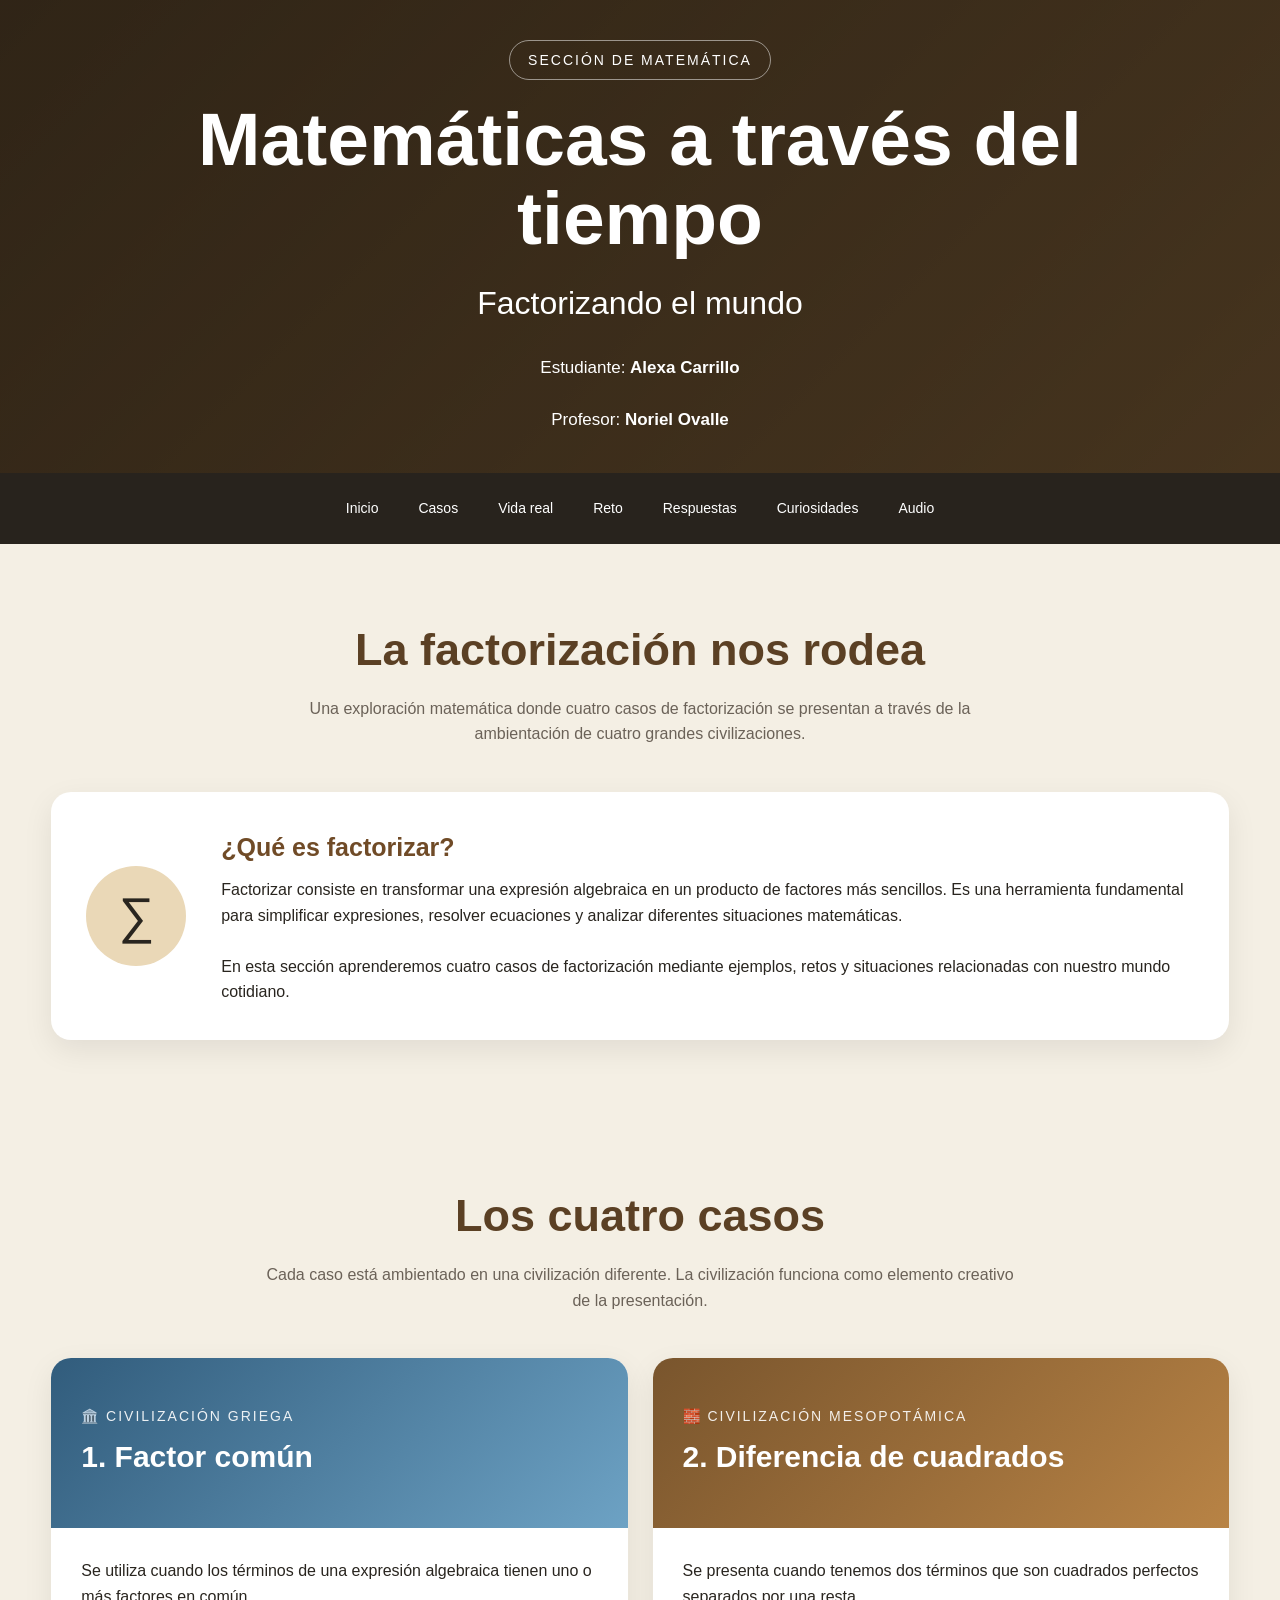
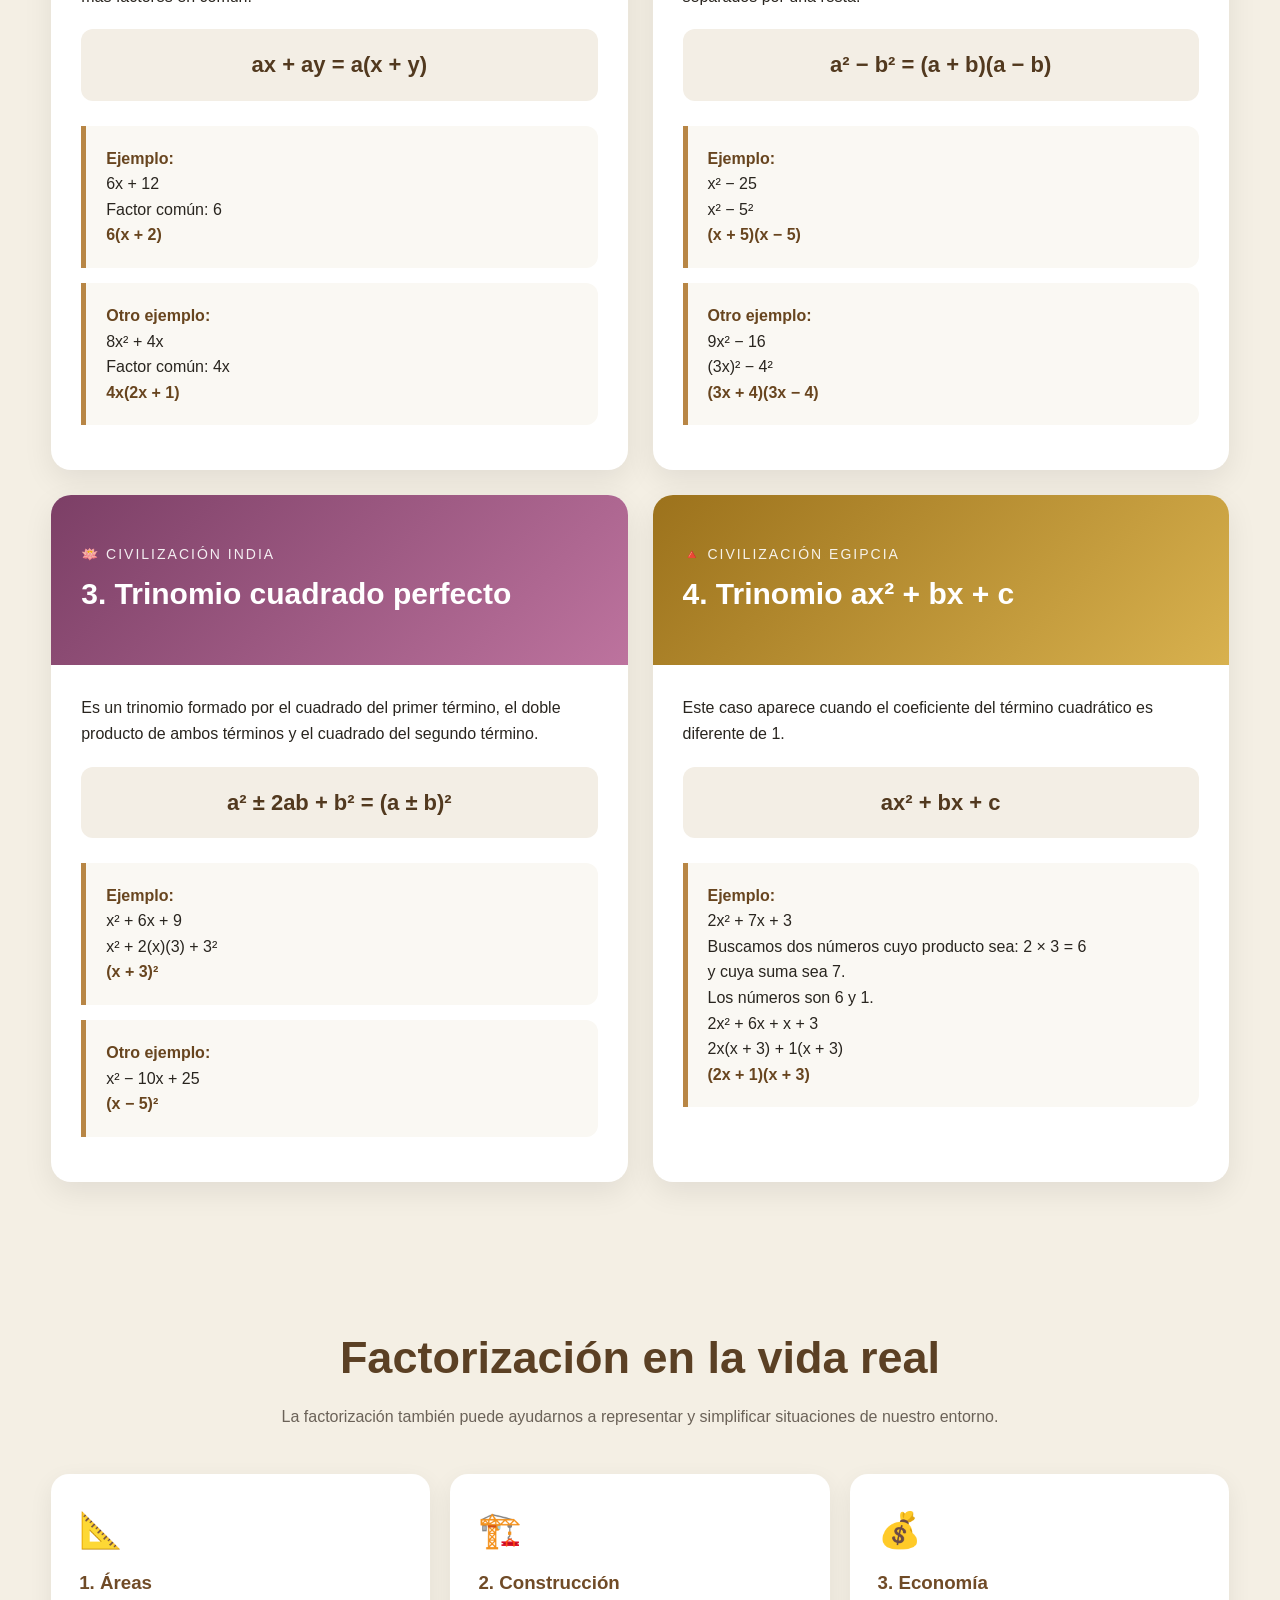
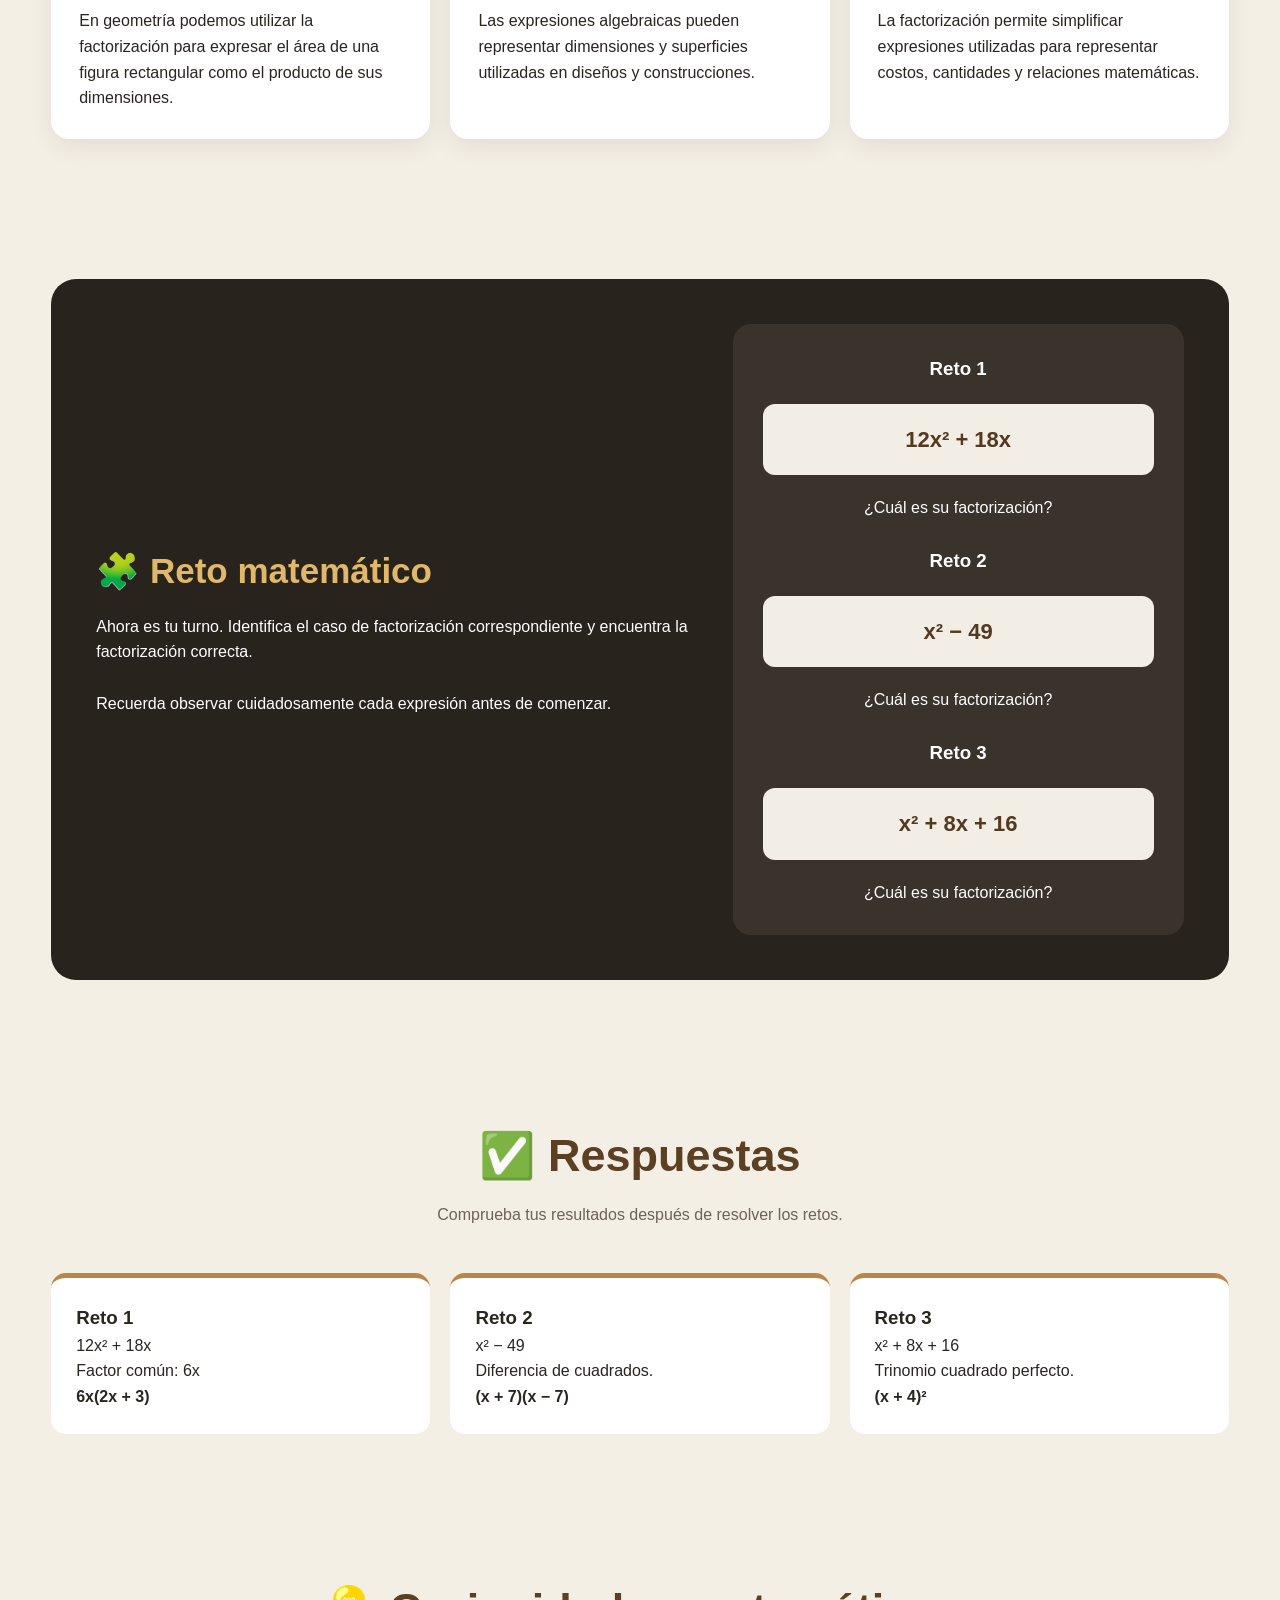
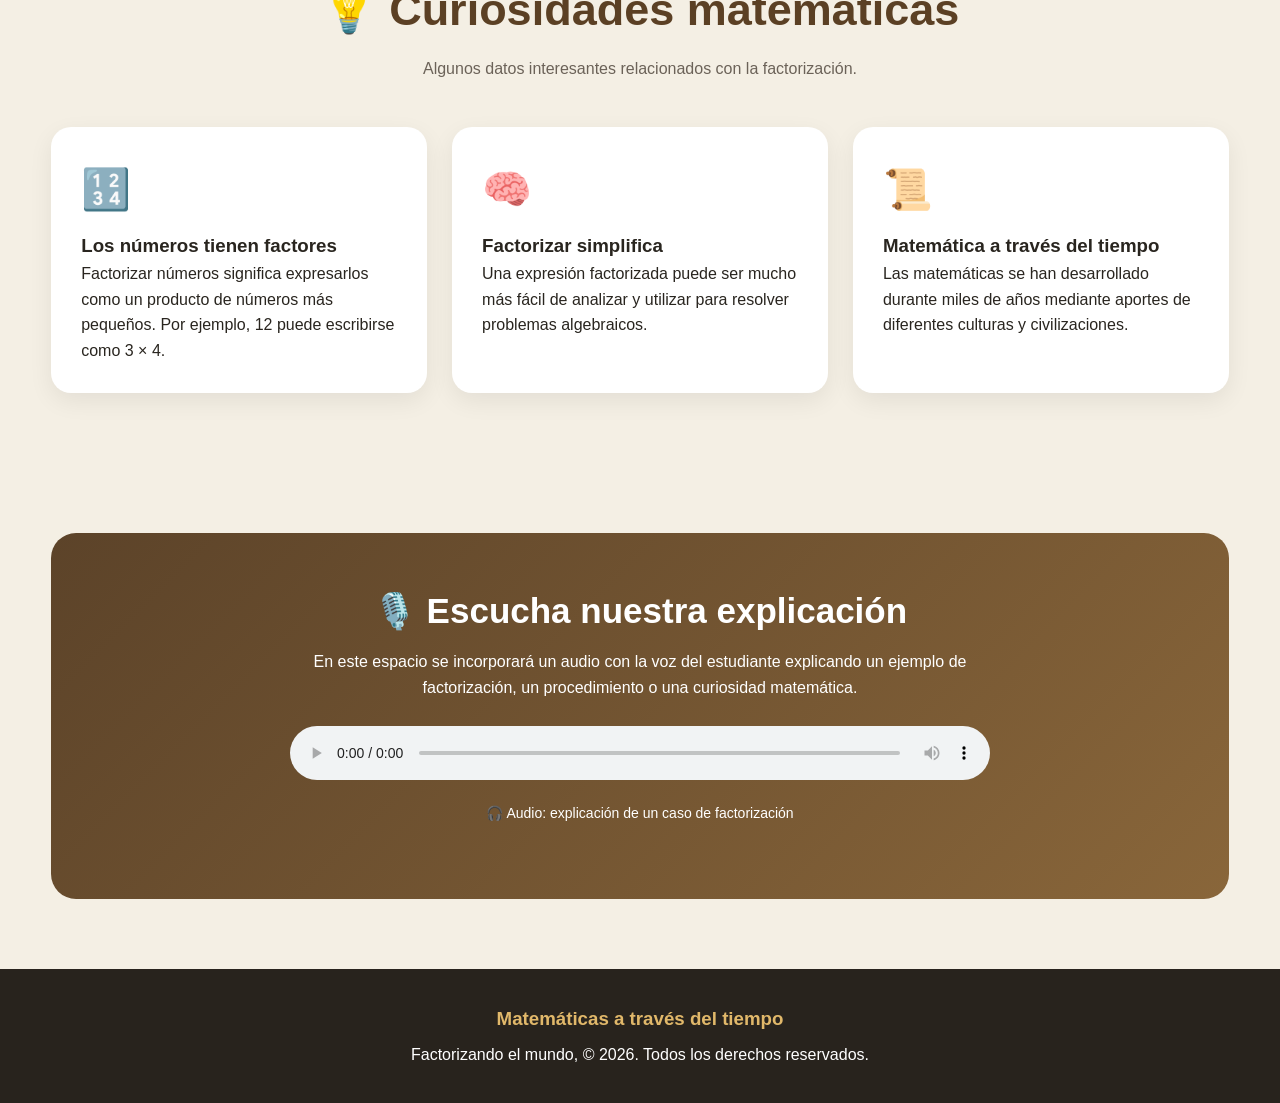
<file: matematica.html>
<!DOCTYPE html>
<html lang="es">
<head>
    <meta charset="UTF-8">
    <meta name="viewport" content="width=device-width, initial-scale=1.0">

    <title>Matemáticas a través del tiempo | Factorizando el mundo</title>

    <style>

        * {
            margin: 0;
            padding: 0;
            box-sizing: border-box;
        }

        body {
            font-family: "Segoe UI", Arial, sans-serif;
            background: #f4efe4;
            color: #29251f;
            line-height: 1.6;
        }

        /* =========================
           ENCABEZADO
        ========================= */

        .encabezado {
            min-height: 360px;
            background:
                linear-gradient(rgba(25, 20, 15, .72), rgba(25, 20, 15, .72)),
                linear-gradient(135deg, #6b4f2a, #b88645);

            display: flex;
            justify-content: center;
            align-items: center;
            text-align: center;
            padding: 40px 20px;
            color: white;
        }

        .encabezado-contenido {
            max-width: 900px;
        }

        .etiqueta {
            display: inline-block;
            padding: 8px 18px;
            border: 1px solid rgba(255,255,255,.5);
            border-radius: 30px;
            margin-bottom: 20px;
            font-size: 14px;
            letter-spacing: 2px;
            text-transform: uppercase;
        }

        .encabezado h1 {
            font-size: clamp(40px, 7vw, 75px);
            line-height: 1.05;
            margin-bottom: 20px;
        }

        .encabezado h2 {
            font-size: clamp(20px, 3vw, 32px);
            font-weight: 400;
        }

        .profesor {
            margin-top: 25px;
            font-size: 17px;
        }


        /* =========================
           NAVEGACIÓN
        ========================= */

        .menu {
            background: #28231d;
            padding: 15px 20px;

            display: flex;
            justify-content: center;
            align-items: center;
            flex-wrap: wrap;
            gap: 10px;

            position: sticky;
            top: 0;
            z-index: 1000;
        }

        .menu a {
            color: white;
            text-decoration: none;
            padding: 9px 15px;
            border-radius: 20px;
            transition: .3s;
            font-size: 14px;
        }

        .menu a:hover {
            background: #b88645;
        }


        /* =========================
           CONTENEDOR
        ========================= */

        .contenedor {
            width: min(1200px, 92%);
            margin: auto;
            padding: 70px 0;
        }

        .titulo-seccion {
            text-align: center;
            margin-bottom: 45px;
        }

        .titulo-seccion h2 {
            font-size: clamp(30px, 5vw, 45px);
            color: #5b4024;
            margin-bottom: 10px;
        }

        .titulo-seccion p {
            max-width: 750px;
            margin: auto;
            color: #6b6258;
        }


        /* =========================
           INTRODUCCIÓN
        ========================= */

        .introduccion {
            background: white;
            border-radius: 20px;
            padding: 35px;

            display: flex;
            align-items: center;
            gap: 35px;

            box-shadow: 0 10px 30px rgba(0,0,0,.08);
        }

        .introduccion-icono {
            min-width: 100px;
            height: 100px;

            display: flex;
            justify-content: center;
            align-items: center;

            background: #ead8b7;
            border-radius: 50%;
            font-size: 50px;
        }

        .introduccion-texto {
            flex: 1;
        }

        .introduccion-texto h3 {
            color: #704b27;
            margin-bottom: 10px;
            font-size: 25px;
        }


        /* =========================
           CIVILIZACIONES
        ========================= */

        .casos {
            display: flex;
            flex-wrap: wrap;
            gap: 25px;
            justify-content: center;
        }

        .caso {
            flex: 1 1 500px;
            background: white;
            border-radius: 20px;
            overflow: hidden;
            box-shadow: 0 10px 30px rgba(0,0,0,.08);
            transition: .3s;
        }

        .caso:hover {
            transform: translateY(-7px);
        }

        .caso-header {
            min-height: 170px;
            padding: 30px;

            display: flex;
            flex-direction: column;
            justify-content: center;

            color: white;
        }

        .grecia {
            background: linear-gradient(135deg, #315c7c, #6da2c4);
        }

        .mesopotamia {
            background: linear-gradient(135deg, #79552d, #b88345);
        }

        .india {
            background: linear-gradient(135deg, #7c3f66, #bd739e);
        }

        .egipto {
            background: linear-gradient(135deg, #9c721c, #d8b14e);
        }

        .civilizacion {
            font-size: 14px;
            text-transform: uppercase;
            letter-spacing: 2px;
            opacity: .9;
        }

        .caso-header h3 {
            font-size: 30px;
            margin-top: 5px;
        }

        .caso-contenido {
            padding: 30px;
        }

        .formula {
            background: #f3eee5;
            padding: 18px;
            border-radius: 12px;
            text-align: center;
            margin: 20px 0;
            font-size: 22px;
            font-weight: bold;
            color: #52391f;
            overflow-x: auto;
        }


        /* =========================
           EJEMPLOS
        ========================= */

        .ejemplos {
            margin-top: 25px;
        }

        .ejemplo {
            border-left: 5px solid #b88645;
            background: #faf8f3;
            padding: 20px;
            margin-bottom: 15px;
            border-radius: 0 12px 12px 0;
        }

        .ejemplo strong {
            color: #68451f;
        }


        /* =========================
           VIDA REAL
        ========================= */

        .vida-real {
            display: flex;
            flex-wrap: wrap;
            gap: 20px;
        }

        .situacion {
            flex: 1 1 300px;
            background: white;
            padding: 28px;
            border-radius: 18px;
            box-shadow: 0 8px 25px rgba(0,0,0,.07);
        }

        .situacion span {
            font-size: 35px;
        }

        .situacion h3 {
            color: #704b27;
            margin: 10px 0;
        }


        /* =========================
           RETO
        ========================= */

        .reto {
            background: #28231d;
            color: white;
            border-radius: 25px;
            padding: 45px;

            display: flex;
            flex-wrap: wrap;
            gap: 35px;
            align-items: center;
        }

        .reto-texto {
            flex: 1 1 500px;
        }

        .reto-texto h2 {
            font-size: 35px;
            color: #e1b86a;
            margin-bottom: 15px;
        }

        .reto-ejercicio {
            flex: 1 1 350px;
            background: #3a332b;
            padding: 30px;
            border-radius: 18px;
            text-align: center;
        }

        .reto-ejercicio .formula {
            background: #f3eee5;
        }


        /* =========================
           RESPUESTAS
        ========================= */

        .respuestas {
            display: flex;
            flex-wrap: wrap;
            gap: 20px;
        }

        .respuesta {
            flex: 1 1 250px;
            background: white;
            border-radius: 15px;
            padding: 25px;
            border-top: 5px solid #b88645;
        }


        /* =========================
           CURIOSIDADES
        ========================= */

        .curiosidades {
            display: flex;
            flex-wrap: wrap;
            gap: 25px;
        }

        .curiosidad {
            flex: 1 1 300px;
            background: #fff;
            padding: 30px;
            border-radius: 20px;
            box-shadow: 0 8px 25px rgba(0,0,0,.07);
        }

        .curiosidad-icono {
            font-size: 40px;
            margin-bottom: 10px;
        }


        /* =========================
           AUDIO
        ========================= */

        .audio-seccion {
            background: linear-gradient(135deg, #5c4329, #89663a);
            color: white;
            padding: 50px 30px;
            border-radius: 25px;
            text-align: center;
        }

        .audio-seccion h2 {
            font-size: 35px;
            margin-bottom: 10px;
        }

        .audio-seccion p {
            max-width: 700px;
            margin: 0 auto 25px;
        }

        audio {
            width: min(700px, 100%);
        }


        /* =========================
           PIE
        ========================= */

        footer {
            background: #28231d;
            color: white;
            text-align: center;
            padding: 35px 20px;
        }

        footer h3 {
            color: #e1b86a;
            margin-bottom: 8px;
        }


        /* =========================
           RESPONSIVE
        ========================= */

        @media (max-width: 700px) {

            .introduccion {
                flex-direction: column;
                text-align: center;
            }

            .encabezado {
                min-height: 300px;
            }

            .reto {
                padding: 30px 20px;
            }

            .caso-header h3 {
                font-size: 25px;
            }

            .contenedor {
                padding: 50px 0;
            }

            .menu {
                position: static;
            }
        }

    </style>
</head>

<body>


<!-- =========================================
     ENCABEZADO
========================================= -->

<header class="encabezado">

    <div class="encabezado-contenido">

        <span class="etiqueta">
            Sección de Matemática
        </span>

        <h1>
            Matemáticas a través del tiempo
        </h1>

        <h2>
            Factorizando el mundo
        </h2>

        <p class="profesor">
            Estudiante: <strong>Alexa Carrillo</strong>
        </p>

        <p class="profesor">
            Profesor: <strong>Noriel Ovalle</strong>
        </p>
    </div>

</header>


<!-- =========================================
     MENÚ
========================================= -->

<nav class="menu">

    <a href="#introduccion">Inicio</a>
    <a href="#casos">Casos</a>
    <a href="#vida-real">Vida real</a>
    <a href="#reto">Reto</a>
    <a href="#respuestas">Respuestas</a>
    <a href="#curiosidades">Curiosidades</a>
    <a href="#audio">Audio</a>

</nav>


<main>


<!-- =========================================
     INTRODUCCIÓN
========================================= -->

<section class="contenedor" id="introduccion">

    <div class="titulo-seccion">

        <h2>La factorización nos rodea</h2>

        <p>
            Una exploración matemática donde cuatro casos de factorización
            se presentan a través de la ambientación de cuatro grandes
            civilizaciones.
        </p>

    </div>


    <div class="introduccion">

        <div class="introduccion-icono">
            ∑
        </div>

        <div class="introduccion-texto">

            <h3>
                ¿Qué es factorizar?
            </h3>

            <p>
                Factorizar consiste en transformar una expresión algebraica
                en un producto de factores más sencillos. Es una herramienta
                fundamental para simplificar expresiones, resolver ecuaciones
                y analizar diferentes situaciones matemáticas.
            </p>

            <br>

            <p>
                En esta sección aprenderemos cuatro casos de factorización
                mediante ejemplos, retos y situaciones relacionadas con
                nuestro mundo cotidiano.
            </p>

        </div>

    </div>

</section>



<!-- =========================================
     CUATRO CASOS
========================================= -->

<section class="contenedor" id="casos">

    <div class="titulo-seccion">

        <h2>Los cuatro casos</h2>

        <p>
            Cada caso está ambientado en una civilización diferente.
            La civilización funciona como elemento creativo de la presentación.
        </p>

    </div>


    <div class="casos">


        <!-- GRECIA -->

        <article class="caso">

            <div class="caso-header grecia">

                <span class="civilizacion">
                    🏛️ Civilización Griega
                </span>

                <h3>
                    1. Factor común
                </h3>

            </div>


            <div class="caso-contenido">

                <p>
                    Se utiliza cuando los términos de una expresión
                    algebraica tienen uno o más factores en común.
                </p>

                <div class="formula">
                    ax + ay = a(x + y)
                </div>


                <div class="ejemplos">

                    <div class="ejemplo">

                        <strong>Ejemplo:</strong>

                        <p>
                            6x + 12
                        </p>

                        <p>
                            Factor común: 6
                        </p>

                        <p>
                            <strong>
                                6(x + 2)
                            </strong>
                        </p>

                    </div>


                    <div class="ejemplo">

                        <strong>Otro ejemplo:</strong>

                        <p>
                            8x² + 4x
                        </p>

                        <p>
                            Factor común: 4x
                        </p>

                        <p>
                            <strong>
                                4x(2x + 1)
                            </strong>
                        </p>

                    </div>

                </div>

            </div>

        </article>



        <!-- MESOPOTAMIA -->

        <article class="caso">

            <div class="caso-header mesopotamia">

                <span class="civilizacion">
                    🧱 Civilización Mesopotámica
                </span>

                <h3>
                    2. Diferencia de cuadrados
                </h3>

            </div>


            <div class="caso-contenido">

                <p>
                    Se presenta cuando tenemos dos términos que son cuadrados
                    perfectos separados por una resta.
                </p>

                <div class="formula">
                    a² − b² = (a + b)(a − b)
                </div>


                <div class="ejemplos">

                    <div class="ejemplo">

                        <strong>Ejemplo:</strong>

                        <p>
                            x² − 25
                        </p>

                        <p>
                            x² − 5²
                        </p>

                        <p>
                            <strong>
                                (x + 5)(x − 5)
                            </strong>
                        </p>

                    </div>


                    <div class="ejemplo">

                        <strong>Otro ejemplo:</strong>

                        <p>
                            9x² − 16
                        </p>

                        <p>
                            (3x)² − 4²
                        </p>

                        <p>
                            <strong>
                                (3x + 4)(3x − 4)
                            </strong>
                        </p>

                    </div>

                </div>

            </div>

        </article>



        <!-- INDIA -->

        <article class="caso">

            <div class="caso-header india">

                <span class="civilizacion">
                    🪷 Civilización India
                </span>

                <h3>
                    3. Trinomio cuadrado perfecto
                </h3>

            </div>


            <div class="caso-contenido">

                <p>
                    Es un trinomio formado por el cuadrado del primer término,
                    el doble producto de ambos términos y el cuadrado del
                    segundo término.
                </p>

                <div class="formula">
                    a² ± 2ab + b² = (a ± b)²
                </div>


                <div class="ejemplos">

                    <div class="ejemplo">

                        <strong>Ejemplo:</strong>

                        <p>
                            x² + 6x + 9
                        </p>

                        <p>
                            x² + 2(x)(3) + 3²
                        </p>

                        <p>
                            <strong>
                                (x + 3)²
                            </strong>
                        </p>

                    </div>


                    <div class="ejemplo">

                        <strong>Otro ejemplo:</strong>

                        <p>
                            x² − 10x + 25
                        </p>

                        <p>
                            <strong>
                                (x − 5)²
                            </strong>
                        </p>

                    </div>

                </div>

            </div>

        </article>



        <!-- EGIPTO -->

        <article class="caso">

            <div class="caso-header egipto">

                <span class="civilizacion">
                    🔺 Civilización Egipcia
                </span>

                <h3>
                    4. Trinomio ax² + bx + c
                </h3>

            </div>


            <div class="caso-contenido">

                <p>
                    Este caso aparece cuando el coeficiente del término
                    cuadrático es diferente de 1.
                </p>

                <div class="formula">
                    ax² + bx + c
                </div>


                <div class="ejemplos">

                    <div class="ejemplo">

                        <strong>Ejemplo:</strong>

                        <p>
                            2x² + 7x + 3
                        </p>

                        <p>
                            Buscamos dos números cuyo producto sea:
                            2 × 3 = 6
                        </p>

                        <p>
                            y cuya suma sea 7.
                        </p>

                        <p>
                            Los números son 6 y 1.
                        </p>

                        <p>
                            2x² + 6x + x + 3
                        </p>

                        <p>
                            2x(x + 3) + 1(x + 3)
                        </p>

                        <p>
                            <strong>
                                (2x + 1)(x + 3)
                            </strong>
                        </p>

                    </div>

                </div>

            </div>

        </article>

    </div>

</section>



<!-- =========================================
     VIDA REAL
========================================= -->

<section class="contenedor" id="vida-real">

    <div class="titulo-seccion">

        <h2>Factorización en la vida real</h2>

        <p>
            La factorización también puede ayudarnos a representar
            y simplificar situaciones de nuestro entorno.
        </p>

    </div>


    <div class="vida-real">


        <article class="situacion">

            <span>📐</span>

            <h3>
                1. Áreas
            </h3>

            <p>
                En geometría podemos utilizar la factorización para
                expresar el área de una figura rectangular como el producto
                de sus dimensiones.
            </p>

        </article>


        <article class="situacion">

            <span>🏗️</span>

            <h3>
                2. Construcción
            </h3>

            <p>
                Las expresiones algebraicas pueden representar dimensiones
                y superficies utilizadas en diseños y construcciones.
            </p>

        </article>


        <article class="situacion">

            <span>💰</span>

            <h3>
                3. Economía
            </h3>

            <p>
                La factorización permite simplificar expresiones utilizadas
                para representar costos, cantidades y relaciones matemáticas.
            </p>

        </article>

    </div>

</section>



<!-- =========================================
     RETO MATEMÁTICO
========================================= -->

<section class="contenedor" id="reto">

    <div class="reto">

        <div class="reto-texto">

            <h2>
                🧩 Reto matemático
            </h2>

            <p>
                Ahora es tu turno. Identifica el caso de factorización
                correspondiente y encuentra la factorización correcta.
            </p>

            <br>

            <p>
                Recuerda observar cuidadosamente cada expresión antes
                de comenzar.
            </p>

        </div>


        <div class="reto-ejercicio">

            <h3>
                Reto 1
            </h3>

            <div class="formula">
                12x² + 18x
            </div>

            <p>
                ¿Cuál es su factorización?
            </p>

            <br>

            <h3>
                Reto 2
            </h3>

            <div class="formula">
                x² − 49
            </div>

            <p>
                ¿Cuál es su factorización?
            </p>

            <br>

            <h3>
                Reto 3
            </h3>

            <div class="formula">
                x² + 8x + 16
            </div>

            <p>
                ¿Cuál es su factorización?
            </p>

        </div>

    </div>

</section>



<!-- =========================================
     RESPUESTAS
========================================= -->

<section class="contenedor" id="respuestas">

    <div class="titulo-seccion">

        <h2>✅ Respuestas</h2>

        <p>
            Comprueba tus resultados después de resolver los retos.
        </p>

    </div>


    <div class="respuestas">


        <div class="respuesta">

            <h3>
                Reto 1
            </h3>

            <p>
                12x² + 18x
            </p>

            <p>
                Factor común: 6x
            </p>

            <strong>
                6x(2x + 3)
            </strong>

        </div>


        <div class="respuesta">

            <h3>
                Reto 2
            </h3>

            <p>
                x² − 49
            </p>

            <p>
                Diferencia de cuadrados.
            </p>

            <strong>
                (x + 7)(x − 7)
            </strong>

        </div>


        <div class="respuesta">

            <h3>
                Reto 3
            </h3>

            <p>
                x² + 8x + 16
            </p>

            <p>
                Trinomio cuadrado perfecto.
            </p>

            <strong>
                (x + 4)²
            </strong>

        </div>

    </div>

</section>



<!-- =========================================
     CURIOSIDADES
========================================= -->

<section class="contenedor" id="curiosidades">

    <div class="titulo-seccion">

        <h2>💡 Curiosidades matemáticas</h2>

        <p>
            Algunos datos interesantes relacionados con la factorización.
        </p>

    </div>


    <div class="curiosidades">


        <article class="curiosidad">

            <div class="curiosidad-icono">
                🔢
            </div>

            <h3>
                Los números tienen factores
            </h3>

            <p>
                Factorizar números significa expresarlos como un producto
                de números más pequeños. Por ejemplo, 12 puede escribirse
                como 3 × 4.
            </p>

        </article>


        <article class="curiosidad">

            <div class="curiosidad-icono">
                🧠
            </div>

            <h3>
                Factorizar simplifica
            </h3>

            <p>
                Una expresión factorizada puede ser mucho más fácil de
                analizar y utilizar para resolver problemas algebraicos.
            </p>

        </article>


        <article class="curiosidad">

            <div class="curiosidad-icono">
                📜
            </div>

            <h3>
                Matemática a través del tiempo
            </h3>

            <p>
                Las matemáticas se han desarrollado durante miles de años
                mediante aportes de diferentes culturas y civilizaciones.
            </p>

        </article>


    </div>

</section>



<!-- =========================================
     AUDIO
========================================= -->

<section class="contenedor" id="audio">

    <div class="audio-seccion">

        <h2>
            🎙️ Escucha nuestra explicación
        </h2>

        <p>
            En este espacio se incorporará un audio con la voz del estudiante
            explicando un ejemplo de factorización, un procedimiento o una
            curiosidad matemática.
        </p>


        <!--
            CAMBIA "audio-factorizacion.mp3"
            POR EL NOMBRE DE TU ARCHIVO DE AUDIO.
        -->

        <audio controls>

            <source
                src="explicativo.m4a"
                type="audio/mpeg"
            >

            Tu navegador no puede reproducir este audio.

        </audio>

        <p style="margin-top: 15px; font-size: 14px;">
            🎧 Audio: explicación de un caso de factorización
        </p>

    </div>

</section>


</main>



<!-- =========================================
     FOOTER
========================================= -->

<footer>

    <h3>
        Matemáticas a través del tiempo
    </h3>

    <p>
        Factorizando el mundo, &copy 2026. Todos los derechos reservados.
    </p>
</footer>


</body>
</html>
</file>
